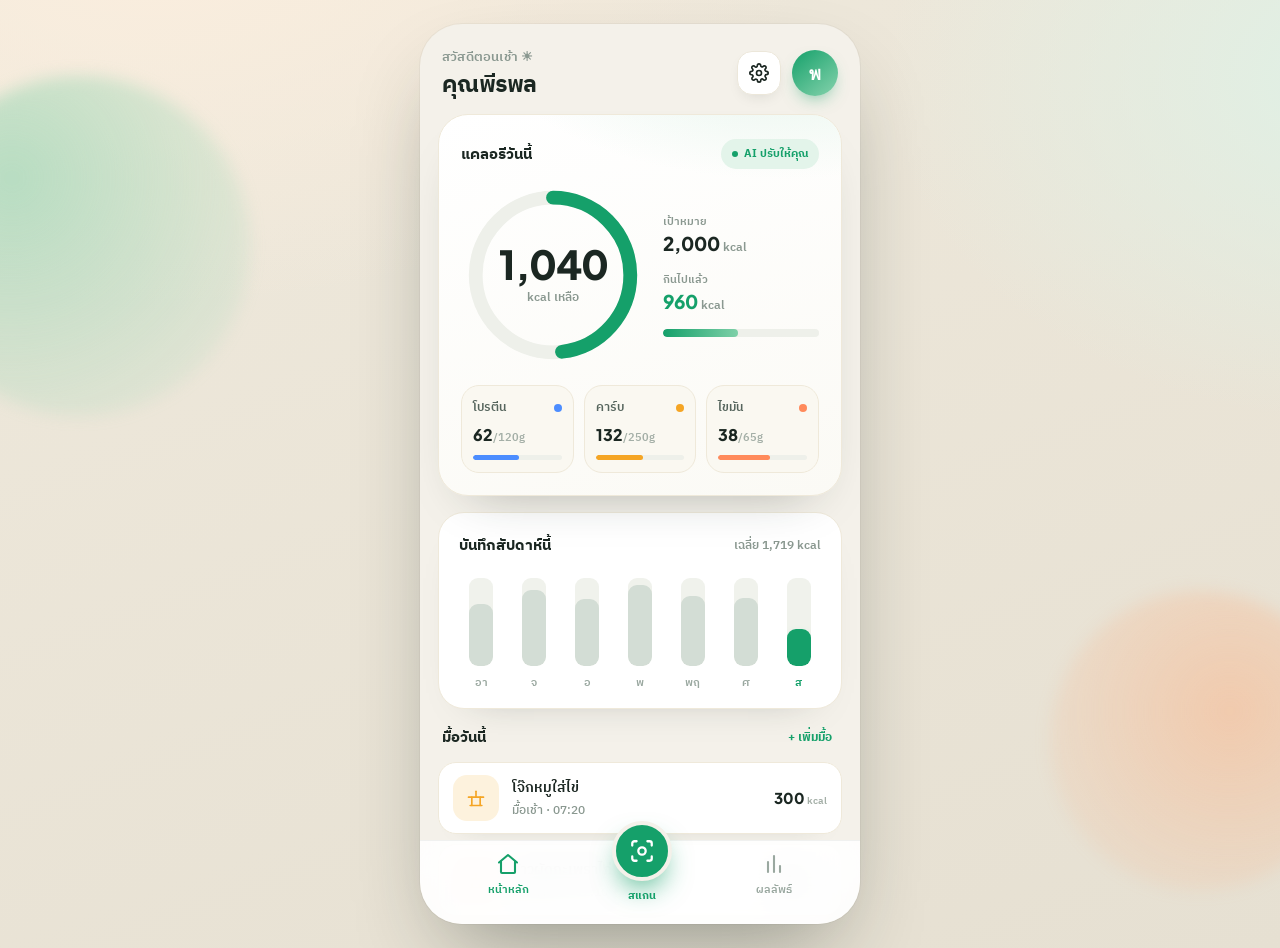
<file: ux-ui/prototype/web/index.html>
<!DOCTYPE html>
<html lang="th">
<head>
<meta charset="utf-8">
<meta name="viewport" content="width=device-width, initial-scale=1">
<title>NutriScan AI</title>
<link rel="preconnect" href="https://fonts.googleapis.com">
<link rel="preconnect" href="https://fonts.gstatic.com" crossorigin>
<link href="https://fonts.googleapis.com/css2?family=Plus+Jakarta+Sans:wght@500;600;700;800&family=IBM+Plex+Sans+Thai:wght@400;500;600;700&display=swap" rel="stylesheet">
<style>
  *{box-sizing:border-box;-webkit-tap-highlight-color:transparent;}
  body{margin:0;background:#e9e4d8;}
  ::-webkit-scrollbar{width:0;height:0;}
  @keyframes ns-scanline{0%{top:6%;opacity:0;}12%{opacity:1;}88%{opacity:1;}100%{top:94%;opacity:0;}}
  @keyframes ns-fadeUp{from{opacity:0;transform:translateY(14px);}to{opacity:1;transform:translateY(0);}}
  @keyframes ns-pop{0%{opacity:0;transform:scale(.92);}60%{transform:scale(1.02);}100%{opacity:1;transform:scale(1);}}
  @keyframes ns-spin{to{transform:rotate(360deg);}}
  @keyframes ns-dots{0%,80%,100%{opacity:.25;transform:scale(.8);}40%{opacity:1;transform:scale(1);}}
  @keyframes ns-float{0%,100%{transform:translateY(0);}50%{transform:translateY(-16px);}}
  @keyframes ns-pulseRing{0%{transform:scale(.85);opacity:.55;}70%{transform:scale(1.25);opacity:0;}100%{opacity:0;}}
  @keyframes ns-shimmer{0%{background-position:-200% 0;}100%{background-position:200% 0;}}
  .ns-screen{animation:ns-fadeUp .5s cubic-bezier(.22,1,.36,1) both;}
  .ns-chip:hover{filter:brightness(1.05);}
</style>
</head>
<body>
<div style="min-height:100vh;display:flex;align-items:center;justify-content:center;padding:24px;font-family:'IBM Plex Sans Thai','Plus Jakarta Sans',sans-serif;background:radial-gradient(1200px 700px at 12% -8%,#fbeede 0%,transparent 55%),radial-gradient(1000px 700px at 108% 8%,#dff1e6 0%,transparent 50%),linear-gradient(160deg,#efe9dc,#e6e0d2);position:relative;overflow:hidden;">

  <div aria-hidden="true" style="position:absolute;width:340px;height:340px;border-radius:50%;left:-90px;top:8%;background:radial-gradient(circle at 30% 30%,rgba(126,208,168,.5),rgba(126,208,168,0));filter:blur(8px);animation:ns-float 9s ease-in-out infinite;"></div>
  <div aria-hidden="true" style="position:absolute;width:300px;height:300px;border-radius:50%;right:-70px;bottom:6%;background:radial-gradient(circle at 60% 40%,rgba(255,170,120,.42),rgba(255,170,120,0));filter:blur(8px);animation:ns-float 11s ease-in-out infinite reverse;"></div>

  <div id="app-root" style="position:relative;width:min(440px,100vw);height:min(900px,100dvh);background:#f4f1ea;border-radius:42px;box-shadow:0 40px 90px -30px rgba(27,39,34,.45),0 0 0 1px rgba(27,39,34,.04);overflow:hidden;--accent:#15a06a;--accent-soft:#e3f4ea;"></div>

</div>

<script>
(() => {
  const FOODS = [
    { name:'ข้าวผัดกะเพราไก่ไข่ดาว',     tag:'จานเดียว · 1 จาน',  kcal:620, protein:28, carbs:68, fat:26, sugar:6,  sodium:980,  confidence:94 },
    { name:'สลัดอกไก่ย่าง',                tag:'เมนูสุขภาพ · 1 ชาม', kcal:330, protein:35, carbs:18, fat:12, sugar:8,  sodium:540,  confidence:91 },
    { name:'ก๋วยเตี๋ยวต้มยำหมูสับ',       tag:'เส้น · 1 ชาม',        kcal:480, protein:22, carbs:64, fat:14, sugar:12, sodium:1240, confidence:96 },
    { name:'ข้าวมันไก่ต้ม',                 tag:'จานเดียว · 1 จาน',  kcal:590, protein:26, carbs:72, fat:22, sugar:4,  sodium:860,  confidence:93 },
    { name:'แซนด์วิชอกไก่โฮลวีต',        tag:'มื้อเบา · 1 ชิ้น',     kcal:410, protein:30, carbs:42, fat:14, sugar:7,  sodium:720,  confidence:90 },
    { name:'ส้มตำไทย',                       tag:'ยำ · 1 จาน',          kcal:180, protein:6,  carbs:30, fat:5,  sugar:18, sodium:1100, confidence:95 },
    { name:'ผัดไทยกุ้งสด',                  tag:'เส้น · 1 จาน',        kcal:560, protein:24, carbs:78, fat:18, sugar:16, sodium:920,  confidence:92 },
    { name:'ข้าวซอยไก่',                    tag:'เส้น · 1 ชาม',        kcal:650, protein:30, carbs:62, fat:32, sugar:8,  sodium:1180, confidence:90 },
    { name:'ต้มยำกุ้งน้ำข้น',                tag:'น้ำ · 1 ถ้วย',         kcal:280, protein:22, carbs:14, fat:16, sugar:6,  sodium:1420, confidence:94 },
    { name:'ลาบหมูคั่วข้าว',                tag:'ยำ · 1 จาน',          kcal:420, protein:32, carbs:18, fat:24, sugar:3,  sodium:980,  confidence:93 },
    { name:'ผัดซีอิ๊วเส้นใหญ่ไก่',        tag:'เส้น · 1 จาน',        kcal:680, protein:26, carbs:82, fat:24, sugar:10, sodium:1340, confidence:91 },
    { name:'ไข่เจียวหมูสับราดข้าว',     tag:'จานเดียว · 1 จาน',  kcal:540, protein:24, carbs:60, fat:24, sugar:3,  sodium:780,  confidence:95 },
    { name:'โจ๊กหมูใส่ไข่',                  tag:'มื้อเบา · 1 ชาม',     kcal:300, protein:18, carbs:42, fat:8,  sugar:2,  sodium:820,  confidence:92 },
    { name:'สุกี้แห้งทะเล',                  tag:'เส้น · 1 จาน',        kcal:520, protein:28, carbs:58, fat:18, sugar:9,  sodium:1260, confidence:90 },
    { name:'ข้าวเหนียวมะม่วง',            tag:'ขนมหวาน · 1 จาน',  kcal:480, protein:6,  carbs:88, fat:12, sugar:54, sodium:120,  confidence:96 },
    { name:'น้ำเต้าหู้หวานน้อย',          tag:'เครื่องดื่ม · 1 แก้ว', kcal:140, protein:8,  carbs:18, fat:4,  sugar:9,  sodium:90,   confidence:89 },
    { name:'ขนมจีนน้ำยากะทิ',              tag:'เส้น · 1 จาน',        kcal:530, protein:20, carbs:64, fat:22, sugar:8,  sodium:1080, confidence:92 },
    { name:'แกงเขียวหวานไก่กับข้าว', tag:'จานเดียว · 1 จาน',  kcal:610, protein:24, carbs:64, fat:28, sugar:9,  sodium:1320, confidence:93 },
    { name:'ไก่ทอดน่องติดสะโพก',        tag:'ของทอด · 2 ชิ้น',     kcal:420, protein:30, carbs:14, fat:26, sugar:1,  sodium:680,  confidence:94 },
    { name:'โยเกิร์ตกรีกใส่ผลไม้',       tag:'มื้อเบา · 1 ถ้วย',     kcal:210, protein:14, carbs:24, fat:6,  sugar:18, sodium:80,   confidence:88 },
  ];

  const ACCENTS = {
    green: ['#15a06a', '#e3f4ea'],
    blue:  ['#2f7df5', '#e7effd'],
    coral: ['#ff7a5c', '#ffeae3'],
  };

  const PREFS_KEY = 'nutriscan.prefs.v1';
  function loadPrefs() {
    try {
      const raw = localStorage.getItem(PREFS_KEY);
      if (!raw) return null;
      const p = JSON.parse(raw);
      const out = {};
      if (typeof p.userName === 'string' && p.userName.trim()) out.userName = p.userName.trim().slice(0, 30);
      if (Number.isFinite(p.dailyGoal)) out.dailyGoal = Math.min(3500, Math.max(1200, Math.round(p.dailyGoal)));
      if (ACCENTS[p.accent]) out.accent = p.accent;
      return out;
    } catch (e) { return null; }
  }
  function savePrefs(s) {
    try {
      localStorage.setItem(PREFS_KEY, JSON.stringify({
        userName:  s.userName,
        dailyGoal: s.dailyGoal,
        accent:    s.accent,
      }));
    } catch (e) {}
  }
  const PREFS = loadPrefs() || {};

  const state = {
    page: 'home',
    scanStage: 'idle',
    activeMode: 'food',
    servings: 1,
    resultFood: FOODS[0],
    consumed: 960,
    pConsumed: 62,
    cConsumed: 132,
    fConsumed: 38,
    accent: PREFS.accent ?? 'green',
    userName: PREFS.userName ?? 'พีรพล',
    dailyGoal: PREFS.dailyGoal ?? 2000,
    settingsDraft: null,
    meals: [
      { meal:'มื้อเช้า',    name:'โจ๊กหมูใส่ไข่',          kcal:300, time:'07:20', color:'#f5a524', tint:'#fdf2dd' },
      { meal:'มื้อกลางวัน', name:'ข้าวผัดกะเพราไก่',        kcal:540, time:'12:10', color:'#ff8a5b', tint:'#ffeae0' },
      { meal:'ของว่าง',    name:'นมถั่วเหลืองหวานน้อย', kcal:120, time:'15:30', color:'#4c8dff', tint:'#e6efff' },
    ],
  };

  let scanTimer = null;
  const root = document.getElementById('app-root');
  const nf = (n) => n.toLocaleString('en-US');
  const esc = (s) => String(s).replace(/[&<>"']/g, (c) => ({'&':'&amp;','<':'&lt;','>':'&gt;','"':'&quot;',"'":'&#39;'}[c]));

  function setState(patch) {
    const prev = { accent:state.accent, userName:state.userName, dailyGoal:state.dailyGoal };
    Object.assign(state, typeof patch === 'function' ? patch(state) : patch);
    if (prev.accent !== state.accent || prev.userName !== state.userName || prev.dailyGoal !== state.dailyGoal) {
      savePrefs(state);
    }
    render();
  }

  function go(page) {
    if (page === 'scan' && scanTimer) { clearTimeout(scanTimer); scanTimer = null; }
    if (page === 'settings') {
      setState({ page, settingsDraft:{ userName:state.userName, dailyGoal:state.dailyGoal, accent:state.accent } });
      return;
    }
    setState({ page, scanStage:'idle' });
  }
  function setMode(key)     { setState({ activeMode: key }); }
  function changeServing(d) {
    const s = Math.min(3, Math.max(0.5, Math.round((state.servings + d) * 2) / 2));
    setState({ servings: s });
  }
  function onCapture() {
    if (state.scanStage === 'analyzing') return;
    setState({ scanStage:'analyzing' });
    scanTimer = setTimeout(() => {
      scanTimer = null;
      if (state.page !== 'scan') return;
      const f = FOODS[Math.floor(Math.random() * FOODS.length)];
      setState({ scanStage:'idle', resultFood:f, servings:1, page:'result' });
    }, 1900);
  }
  function saveResult() {
    const f = state.resultFood, s = state.servings;
    const kcal = Math.round(f.kcal * s);
    const meal = { meal:'เพิ่มล่าสุด', name:f.name, kcal, time:'เมื่อสักครู่', color:'#15a06a', tint:'#e3f4ea' };
    setState((st) => ({
      meals: [meal, ...st.meals],
      consumed:  st.consumed  + kcal,
      pConsumed: st.pConsumed + Math.round(f.protein * s),
      cConsumed: st.cConsumed + Math.round(f.carbs   * s),
      fConsumed: st.fConsumed + Math.round(f.fat     * s),
      page:'home',
      scanStage:'idle',
    }));
  }
  function setAccent(name) { setState({ accent:name }); }

  function updateDraft(field, val) {
    if (!state.settingsDraft) return;
    const d = { ...state.settingsDraft };
    if (field === 'userName')  d.userName  = String(val).slice(0, 30);
    if (field === 'dailyGoal') d.dailyGoal = Math.min(3500, Math.max(1200, parseInt(val, 10) || 0));
    if (field === 'accent' && ACCENTS[val]) d.accent = val;
    setState({ settingsDraft:d });
  }
  function saveSettings() {
    const d = state.settingsDraft;
    if (!d) return;
    const name = (d.userName || '').trim() || 'ผู้ใช้';
    setState({
      userName:  name,
      dailyGoal: d.dailyGoal,
      accent:    d.accent,
      settingsDraft:null,
      page:'home',
    });
  }
  function cancelSettings() { setState({ settingsDraft:null, page:'home' }); }
  function resetPrefs() {
    try { localStorage.removeItem(PREFS_KEY); } catch (e) {}
    setState({ userName:'พีรพล', dailyGoal:2000, accent:'green', settingsDraft:{ userName:'พีรพล', dailyGoal:2000, accent:'green' } });
  }

  window.__ns = { go, setMode, onCapture, changeServing, saveResult, setAccent, updateDraft, saveSettings, cancelSettings, resetPrefs };

  // ---------- HOME ----------
  function renderHome(v) {
    const macrosHtml = v.macros.map((m) => `
      <div style="background:#faf8f1;border:1px solid #efe9da;border-radius:18px;padding:12px 11px;">
        <div style="display:flex;align-items:center;justify-content:space-between;">
          <span style="font:600 12px 'IBM Plex Sans Thai';color:#56655d;">${esc(m.label)}</span>
          <span style="width:8px;height:8px;border-radius:50%;background:${m.color};"></span>
        </div>
        <div style="font:800 16px 'Plus Jakarta Sans';color:#1b2722;margin-top:7px;">${m.v}<span style="font:600 11px 'IBM Plex Sans Thai';color:#a4afa7;">/${m.g}${m.unit}</span></div>
        <div style="height:5px;border-radius:4px;background:#eef0ea;margin-top:8px;overflow:hidden;">
          <div style="height:100%;border-radius:4px;background:${m.color};width:${m.pct}%;transition:width 1.1s ease;"></div>
        </div>
      </div>`).join('');

    const weekHtml = v.week.map((d) => `
      <div style="flex:1;display:flex;flex-direction:column;align-items:center;gap:8px;height:100%;justify-content:flex-end;">
        <div style="width:100%;max-width:24px;height:88px;border-radius:9px;background:#f0f2ec;display:flex;align-items:flex-end;overflow:hidden;">
          <div style="width:100%;border-radius:9px;height:${d.h};background:${d.fill};transition:height 1s cubic-bezier(.22,1,.36,1);box-shadow:${d.glow};"></div>
        </div>
        <span style="font:600 11px 'IBM Plex Sans Thai';color:${d.labelColor};">${esc(d.d)}</span>
      </div>`).join('');

    const mealsHtml = v.meals.map((meal) => `
      <div style="display:flex;align-items:center;gap:13px;background:#fff;border:1px solid #efe9da;border-radius:18px;padding:12px 14px;box-shadow:0 12px 28px -28px rgba(27,39,34,.4);">
        <div style="width:46px;height:46px;border-radius:14px;flex:none;background:${meal.tint};display:flex;align-items:center;justify-content:center;">
          <svg width="20" height="20" viewBox="0 0 24 24" fill="none" stroke="${meal.color}" stroke-width="2" stroke-linecap="round" stroke-linejoin="round"><path d="M3 11h18"></path><path d="M12 11V4"></path><path d="M7 21V11"></path><path d="M17 21V11"></path><path d="M5 21h14"></path></svg>
        </div>
        <div style="flex:1;min-width:0;">
          <div style="font:600 14px 'IBM Plex Sans Thai';color:#1b2722;white-space:nowrap;overflow:hidden;text-overflow:ellipsis;">${esc(meal.name)}</div>
          <div style="font:500 12px 'IBM Plex Sans Thai';color:#8a9890;margin-top:2px;">${esc(meal.meal)} · ${esc(meal.time)}</div>
        </div>
        <div style="font:800 15px 'Plus Jakarta Sans';color:#1b2722;">${meal.kcal}<span style="font:600 10px 'IBM Plex Sans Thai';color:#a4afa7;"> kcal</span></div>
      </div>`).join('');

    const bodyHtml = v.body.map((b) => `
      <div style="background:rgba(255,255,255,.06);border:1px solid rgba(255,255,255,.08);border-radius:15px;padding:11px 10px;">
        <div style="font:800 16px 'Plus Jakarta Sans';color:#fff;">${esc(b.v)}</div>
        <div style="font:500 10.5px 'IBM Plex Sans Thai';color:#aebfb4;margin-top:3px;">${esc(b.k)}</div>
      </div>`).join('');

    return `
    <section class="ns-screen" style="height:100%;overflow-y:auto;padding:0 0 116px;">
      <header style="display:flex;align-items:center;justify-content:space-between;padding:26px 22px 10px;">
        <div>
          <div style="font:600 13px/1.2 'IBM Plex Sans Thai';color:#8a9890;letter-spacing:.2px;">${esc(v.greeting)}</div>
          <div style="font:800 23px/1.15 'Plus Jakarta Sans','IBM Plex Sans Thai';color:#1b2722;margin-top:4px;white-space:nowrap;">คุณ${esc(v.userName)}</div>
        </div>
        <div style="display:flex;align-items:center;gap:11px;">
          <button title="ตั้งค่า" onclick="__ns.go('settings')" style="width:44px;height:44px;border-radius:15px;background:#fff;border:1px solid #ece7da;display:flex;align-items:center;justify-content:center;box-shadow:0 6px 16px -8px rgba(27,39,34,.18);cursor:pointer;">
            <svg width="20" height="20" viewBox="0 0 24 24" fill="none" stroke="#1b2722" stroke-width="2" stroke-linecap="round" stroke-linejoin="round"><circle cx="12" cy="12" r="3"></circle><path d="M19.4 15a1.7 1.7 0 0 0 .3 1.8l.1.1a2 2 0 1 1-2.8 2.8l-.1-.1a1.7 1.7 0 0 0-1.8-.3 1.7 1.7 0 0 0-1 1.5V21a2 2 0 0 1-4 0v-.1a1.7 1.7 0 0 0-1.1-1.5 1.7 1.7 0 0 0-1.8.3l-.1.1a2 2 0 1 1-2.8-2.8l.1-.1a1.7 1.7 0 0 0 .3-1.8 1.7 1.7 0 0 0-1.5-1H3a2 2 0 0 1 0-4h.1a1.7 1.7 0 0 0 1.5-1.1 1.7 1.7 0 0 0-.3-1.8l-.1-.1a2 2 0 1 1 2.8-2.8l.1.1a1.7 1.7 0 0 0 1.8.3H9a1.7 1.7 0 0 0 1-1.5V3a2 2 0 0 1 4 0v.1a1.7 1.7 0 0 0 1 1.5 1.7 1.7 0 0 0 1.8-.3l.1-.1a2 2 0 1 1 2.8 2.8l-.1.1a1.7 1.7 0 0 0-.3 1.8V9a1.7 1.7 0 0 0 1.5 1H21a2 2 0 0 1 0 4h-.1a1.7 1.7 0 0 0-1.5 1z"></path></svg>
          </button>
          <div style="width:46px;height:46px;border-radius:50%;display:flex;align-items:center;justify-content:center;font:800 18px 'Plus Jakarta Sans';color:#fff;background:linear-gradient(140deg,var(--accent),#86d3ad);box-shadow:0 8px 18px -8px rgba(21,160,106,.7);">${esc(v.initial)}</div>
        </div>
      </header>

      <div style="margin:8px 18px 0;background:linear-gradient(165deg,#ffffff,#fbfaf5);border:1px solid #efe9da;border-radius:30px;padding:24px 22px 22px;box-shadow:0 24px 50px -34px rgba(27,39,34,.4);position:relative;overflow:hidden;">
        <div style="position:absolute;inset:0;background:radial-gradient(420px 200px at 85% -20%,var(--accent-soft),transparent 70%);pointer-events:none;"></div>
        <div style="display:flex;align-items:center;justify-content:space-between;position:relative;">
          <div style="font:700 15px 'IBM Plex Sans Thai';color:#1b2722;">แคลอรีวันนี้</div>
          <div style="display:flex;align-items:center;gap:6px;background:var(--accent-soft);color:var(--accent);font:700 11px 'IBM Plex Sans Thai';padding:6px 11px;border-radius:999px;"><span style="width:6px;height:6px;border-radius:50%;background:var(--accent);"></span>AI ปรับให้คุณ</div>
        </div>

        <div style="display:flex;align-items:center;gap:18px;margin-top:14px;position:relative;">
          <div style="position:relative;width:184px;height:184px;flex:none;">
            <svg width="184" height="184" viewBox="0 0 200 200">
              <circle cx="100" cy="100" r="84" fill="none" stroke="#eef0ea" stroke-width="15"></circle>
              <circle cx="100" cy="100" r="84" fill="none" stroke="var(--accent)" stroke-width="15" stroke-linecap="round" stroke-dasharray="528" style="stroke-dashoffset:${v.ringOffset};transition:stroke-dashoffset 1.4s cubic-bezier(.22,1,.36,1);transform:rotate(-90deg);transform-origin:center;"></circle>
            </svg>
            <div style="position:absolute;inset:0;display:flex;flex-direction:column;align-items:center;justify-content:center;">
              <div style="font:800 40px/1 'Plus Jakarta Sans';color:#1b2722;letter-spacing:-1px;">${v.remaining}</div>
              <div style="font:600 12px 'IBM Plex Sans Thai';color:#8a9890;margin-top:4px;">kcal เหลือ</div>
            </div>
          </div>
          <div style="flex:1;display:flex;flex-direction:column;gap:14px;">
            <div>
              <div style="font:600 11px 'IBM Plex Sans Thai';color:#8a9890;">เป้าหมาย</div>
              <div style="font:800 19px 'Plus Jakarta Sans';color:#1b2722;">${v.goalLabel} <span style="font:600 12px 'IBM Plex Sans Thai';color:#8a9890;">kcal</span></div>
            </div>
            <div>
              <div style="font:600 11px 'IBM Plex Sans Thai';color:#8a9890;">กินไปแล้ว</div>
              <div style="font:800 19px 'Plus Jakarta Sans';color:var(--accent);">${v.consumedLabel} <span style="font:600 12px 'IBM Plex Sans Thai';color:#8a9890;">kcal</span></div>
            </div>
            <div style="height:8px;border-radius:6px;background:#eef0ea;overflow:hidden;">
              <div style="height:100%;border-radius:6px;background:linear-gradient(90deg,var(--accent),#7ed0a8);width:${v.consumedPct}%;transition:width 1.2s cubic-bezier(.22,1,.36,1);"></div>
            </div>
          </div>
        </div>

        <div style="display:grid;grid-template-columns:1fr 1fr 1fr;gap:10px;margin-top:18px;position:relative;">
          ${macrosHtml}
        </div>
      </div>

      <div style="margin:16px 18px 0;background:#fff;border:1px solid #efe9da;border-radius:26px;padding:20px 20px 16px;box-shadow:0 18px 40px -34px rgba(27,39,34,.35);">
        <div style="display:flex;align-items:center;justify-content:space-between;">
          <div style="font:700 15px 'IBM Plex Sans Thai';color:#1b2722;">บันทึกสัปดาห์นี้</div>
          <div style="font:600 12px 'IBM Plex Sans Thai';color:#8a9890;">เฉลี่ย ${v.weekAvg} kcal</div>
        </div>
        <div style="display:flex;align-items:flex-end;justify-content:space-between;gap:8px;height:118px;margin-top:16px;">
          ${weekHtml}
        </div>
      </div>

      <div style="margin:16px 18px 0;">
        <div style="display:flex;align-items:center;justify-content:space-between;padding:0 4px 12px;">
          <div style="font:700 15px 'IBM Plex Sans Thai';color:#1b2722;">มื้อวันนี้</div>
          <button onclick="__ns.go('scan')" style="background:none;border:none;font:700 12px 'IBM Plex Sans Thai';color:var(--accent);cursor:pointer;">+ เพิ่มมื้อ</button>
        </div>
        <div style="display:flex;flex-direction:column;gap:10px;">
          ${mealsHtml}
        </div>
      </div>

      <div style="margin:16px 18px 0;background:linear-gradient(150deg,#1f2b24,#2c3a30);border-radius:26px;padding:20px;color:#fff;box-shadow:0 22px 46px -30px rgba(27,39,34,.7);position:relative;overflow:hidden;">
        <div style="position:absolute;right:-30px;top:-30px;width:150px;height:150px;border-radius:50%;background:radial-gradient(circle,rgba(126,208,168,.35),transparent 70%);"></div>
        <div style="display:flex;align-items:center;justify-content:space-between;position:relative;">
          <div>
            <div style="font:600 12px 'IBM Plex Sans Thai';color:#aebfb4;">เป้าหมายของคุณ</div>
            <div style="font:800 19px 'Plus Jakarta Sans','IBM Plex Sans Thai';margin-top:3px;">ลดน้ำหนัก · -0.5 กก./สัปดาห์</div>
          </div>
          <div style="background:rgba(126,208,168,.18);color:#9fe3bf;font:700 11px 'IBM Plex Sans Thai';padding:7px 12px;border-radius:999px;">กำลังไปได้สวย</div>
        </div>
        <div style="display:grid;grid-template-columns:repeat(4,1fr);gap:10px;margin-top:18px;position:relative;">
          ${bodyHtml}
        </div>
        <div style="display:flex;align-items:center;gap:8px;margin-top:14px;font:500 11.5px 'IBM Plex Sans Thai';color:#9fe3bf;position:relative;">
          <span style="width:6px;height:6px;border-radius:50%;background:#9fe3bf;"></span>AI คำนวณ TDEE จากร่างกายของคุณแล้วตั้งเป้าให้อัตโนมัติ
        </div>
      </div>
    </section>`;
  }

  // ---------- SCAN ----------
  function renderScan(v) {
    const modesHtml = v.modes.map((m) => `
      <button class="ns-chip" onclick="__ns.setMode('${m.key}')" style="white-space:nowrap;display:flex;align-items:center;justify-content:center;gap:7px;padding:10px 16px;border-radius:999px;border:1px solid ${m.border};background:${m.bg};color:${m.fg};font:600 12.5px 'IBM Plex Sans Thai';cursor:pointer;transition:all .2s;">
        <span style="width:7px;height:7px;border-radius:50%;background:${m.dot};"></span>${esc(m.label)}
      </button>`).join('');

    const scanningOverlay = v.scanning ? `
      <div style="position:absolute;inset:0;background:rgba(17,24,20,.82);backdrop-filter:blur(3px);display:flex;flex-direction:column;align-items:center;justify-content:center;gap:18px;">
        <div style="position:relative;width:74px;height:74px;">
          <div style="position:absolute;inset:0;border-radius:50%;border:3px solid rgba(159,227,191,.25);"></div>
          <div style="position:absolute;inset:0;border-radius:50%;border:3px solid transparent;border-top-color:#9fe3bf;animation:ns-spin .9s linear infinite;"></div>
          <div style="position:absolute;inset:14px;border-radius:50%;background:var(--accent);opacity:.5;animation:ns-pulseRing 1.6s ease-out infinite;"></div>
          <div style="position:absolute;inset:0;display:flex;align-items:center;justify-content:center;font:800 13px 'Plus Jakarta Sans';color:#9fe3bf;">AI</div>
        </div>
        <div style="text-align:center;">
          <div style="font:700 15px 'IBM Plex Sans Thai';color:#fff;">AI กำลังวิเคราะห์โภชนาการ</div>
          <div style="display:flex;gap:5px;justify-content:center;margin-top:9px;">
            <span style="width:7px;height:7px;border-radius:50%;background:#9fe3bf;animation:ns-dots 1.3s infinite;"></span>
            <span style="width:7px;height:7px;border-radius:50%;background:#9fe3bf;animation:ns-dots 1.3s .2s infinite;"></span>
            <span style="width:7px;height:7px;border-radius:50%;background:#9fe3bf;animation:ns-dots 1.3s .4s infinite;"></span>
          </div>
        </div>
      </div>` : '';

    return `
    <section class="ns-screen" style="height:100%;background:linear-gradient(180deg,#1b2420,#222e27);overflow:hidden;position:relative;display:flex;flex-direction:column;padding-bottom:108px;">
      <header style="display:flex;align-items:center;justify-content:space-between;padding:24px 22px 6px;position:relative;z-index:3;">
        <div style="display:flex;align-items:center;gap:9px;">
          <div style="width:34px;height:34px;border-radius:11px;background:var(--accent);display:flex;align-items:center;justify-content:center;font:800 13px 'Plus Jakarta Sans';color:#fff;">N</div>
          <div style="font:800 16px 'Plus Jakarta Sans','IBM Plex Sans Thai';color:#fff;">NutriScan <span style="color:#9fe3bf;">AI</span></div>
        </div>
        <button onclick="__ns.go('home')" style="width:38px;height:38px;border-radius:12px;background:rgba(255,255,255,.1);border:none;display:flex;align-items:center;justify-content:center;cursor:pointer;">
          <svg width="18" height="18" viewBox="0 0 24 24" fill="none" stroke="#fff" stroke-width="2.2" stroke-linecap="round"><path d="M18 6 6 18M6 6l12 12"></path></svg>
        </button>
      </header>

      <div style="text-align:center;padding:6px 24px 0;position:relative;z-index:3;">
        <div style="font:700 18px 'IBM Plex Sans Thai';color:#fff;">${esc(v.modeTitle)}</div>
        <div style="font:500 12.5px 'IBM Plex Sans Thai';color:#9aa8a0;margin-top:4px;">${esc(v.modeHint)}</div>
      </div>

      <div style="margin:18px 26px 0;flex:1;min-height:84px;border-radius:28px;position:relative;overflow:hidden;background:repeating-linear-gradient(45deg,#27332c,#27332c 12px,#222e27 12px,#222e27 24px);">
        <div style="position:absolute;inset:0;display:flex;align-items:center;justify-content:center;flex-direction:column;gap:8px;">
          <svg width="40" height="40" viewBox="0 0 24 24" fill="none" stroke="#56655d" stroke-width="1.6" stroke-linecap="round" stroke-linejoin="round"><path d="M14.5 4h-5L8 6H4a2 2 0 0 0-2 2v10a2 2 0 0 0 2 2h16a2 2 0 0 0 2-2V8a2 2 0 0 0-2-2h-4l-1.5-2Z"></path><circle cx="12" cy="13" r="3.5"></circle></svg>
          <span style="font:600 11px 'Plus Jakarta Sans';color:#56655d;letter-spacing:.5px;">CAMERA FEED</span>
        </div>
        <div style="position:absolute;left:18px;top:18px;width:34px;height:34px;border-left:3px solid #9fe3bf;border-top:3px solid #9fe3bf;border-radius:6px 0 0 0;"></div>
        <div style="position:absolute;right:18px;top:18px;width:34px;height:34px;border-right:3px solid #9fe3bf;border-top:3px solid #9fe3bf;border-radius:0 6px 0 0;"></div>
        <div style="position:absolute;left:18px;bottom:18px;width:34px;height:34px;border-left:3px solid #9fe3bf;border-bottom:3px solid #9fe3bf;border-radius:0 0 0 6px;"></div>
        <div style="position:absolute;right:18px;bottom:18px;width:34px;height:34px;border-right:3px solid #9fe3bf;border-bottom:3px solid #9fe3bf;border-radius:0 0 6px 0;"></div>
        <div style="position:absolute;left:8%;right:8%;top:6%;height:3px;border-radius:3px;background:linear-gradient(90deg,transparent,#9fe3bf,transparent);box-shadow:0 0 20px 5px rgba(159,227,191,.55);animation:ns-scanline 2.4s ease-in-out infinite;"></div>
        ${scanningOverlay}
      </div>

      <div style="display:grid;grid-template-columns:1fr 1fr;gap:9px;padding:16px 26px 0;position:relative;z-index:3;flex:none;">
        ${modesHtml}
      </div>

      <div style="display:flex;align-items:center;justify-content:center;gap:30px;z-index:3;margin:18px 26px 0;flex:none;">
        <div style="width:46px;height:46px;border-radius:14px;background:rgba(255,255,255,.08);border:1px solid rgba(255,255,255,.12);display:flex;align-items:center;justify-content:center;">
          <svg width="20" height="20" viewBox="0 0 24 24" fill="none" stroke="#cdd6cf" stroke-width="1.8" stroke-linecap="round" stroke-linejoin="round"><rect x="3" y="3" width="18" height="18" rx="3"></rect><circle cx="8.5" cy="8.5" r="1.6"></circle><path d="m21 15-5-5L5 21"></path></svg>
        </div>
        <button onclick="__ns.onCapture()" style="width:72px;height:72px;border-radius:50%;border:5px solid rgba(255,255,255,.22);background:var(--accent);box-shadow:0 14px 34px -12px rgba(21,160,106,.9);cursor:pointer;display:flex;align-items:center;justify-content:center;">
          <span style="width:52px;height:52px;border-radius:50%;border:2px solid rgba(255,255,255,.6);"></span>
        </button>
        <div style="width:46px;height:46px;border-radius:14px;background:rgba(255,255,255,.08);border:1px solid rgba(255,255,255,.12);display:flex;align-items:center;justify-content:center;">
          <svg width="20" height="20" viewBox="0 0 24 24" fill="none" stroke="#cdd6cf" stroke-width="1.8" stroke-linecap="round" stroke-linejoin="round"><path d="M3 7V5a2 2 0 0 1 2-2h2M17 3h2a2 2 0 0 1 2 2v2M21 17v2a2 2 0 0 1-2 2h-2M7 21H5a2 2 0 0 1-2-2v-2"></path></svg>
        </div>
      </div>
    </section>`;
  }

  // ---------- RESULT ----------
  function renderResult(v) {
    const nutHtml = v.nutrients.map((n) => `
      <div style="padding:13px 0;border-bottom:1px solid #f1ede1;">
        <div style="display:flex;align-items:center;justify-content:space-between;">
          <div style="display:flex;align-items:center;gap:10px;">
            <span style="width:10px;height:10px;border-radius:3px;background:${n.color};"></span>
            <span style="font:600 13.5px 'IBM Plex Sans Thai';color:#1b2722;">${esc(n.label)}</span>
          </div>
          <div style="font:800 15px 'Plus Jakarta Sans';color:#1b2722;">${n.value}<span style="font:600 11px 'IBM Plex Sans Thai';color:#a4afa7;"> ${esc(n.unit)}</span></div>
        </div>
        <div style="display:flex;align-items:center;gap:10px;margin-top:9px;">
          <div style="flex:1;height:6px;border-radius:5px;background:#f0f2ec;overflow:hidden;">
            <div style="height:100%;border-radius:5px;background:${n.color};width:${n.pct}%;transition:width 1s ease;"></div>
          </div>
          <span style="font:600 11px 'IBM Plex Sans Thai';color:#8a9890;white-space:nowrap;">${n.pct}% ต่อวัน</span>
        </div>
      </div>`).join('');

    return `
    <section class="ns-screen" style="height:100%;overflow-y:auto;padding:0 0 120px;">
      <header style="display:flex;align-items:center;justify-content:space-between;padding:24px 22px 8px;">
        <button onclick="__ns.go('scan')" style="width:42px;height:42px;border-radius:14px;background:#fff;border:1px solid #ece7da;display:flex;align-items:center;justify-content:center;cursor:pointer;box-shadow:0 6px 16px -10px rgba(27,39,34,.3);">
          <svg width="18" height="18" viewBox="0 0 24 24" fill="none" stroke="#1b2722" stroke-width="2.2" stroke-linecap="round" stroke-linejoin="round"><path d="m15 18-6-6 6-6"></path></svg>
        </button>
        <div style="font:700 15px 'IBM Plex Sans Thai';color:#1b2722;white-space:nowrap;">ผลการวิเคราะห์</div>
        <div style="display:flex;align-items:center;gap:6px;background:var(--accent-soft);color:var(--accent);font:800 11px 'Plus Jakarta Sans';padding:8px 11px;border-radius:999px;white-space:nowrap;">AI ${v.confidence}%</div>
      </header>

      <div style="margin:8px 18px 0;border-radius:28px;overflow:hidden;background:#fff;border:1px solid #efe9da;box-shadow:0 24px 50px -34px rgba(27,39,34,.45);">
        <div style="height:158px;position:relative;background:repeating-linear-gradient(45deg,#eee7d6,#eee7d6 13px,#f6f1e4 13px,#f6f1e4 26px);display:flex;align-items:center;justify-content:center;">
          <span style="font:600 11px 'Plus Jakarta Sans';color:#b3aa93;letter-spacing:.5px;">FOOD PHOTO</span>
          <div style="position:absolute;left:14px;top:14px;display:flex;align-items:center;gap:6px;background:rgba(27,39,34,.82);color:#9fe3bf;font:600 11px 'IBM Plex Sans Thai';padding:7px 11px;border-radius:999px;backdrop-filter:blur(4px);"><span style="width:6px;height:6px;border-radius:50%;background:#9fe3bf;"></span>ตรวจพบแล้ว</div>
        </div>
        <div style="padding:16px 18px;">
          <div style="display:flex;align-items:flex-start;justify-content:space-between;gap:10px;">
            <div>
              <div style="font:700 19px 'IBM Plex Sans Thai';color:#1b2722;">${esc(v.food.name)}</div>
              <div style="display:inline-block;margin-top:8px;font:600 11px 'IBM Plex Sans Thai';color:#8a9890;background:#f4f1ea;padding:5px 11px;border-radius:999px;">${esc(v.food.tag)}</div>
            </div>
          </div>
          <div style="margin-top:16px;display:flex;align-items:center;justify-content:space-between;background:linear-gradient(150deg,var(--accent-soft),#fbfaf5);border-radius:20px;padding:16px 18px;">
            <div>
              <div style="font:600 12px 'IBM Plex Sans Thai';color:#56655d;">พลังงานรวม</div>
              <div style="font:800 38px/1 'Plus Jakarta Sans';color:#1b2722;letter-spacing:-1px;margin-top:4px;">${v.resultKcal} <span style="font:700 16px 'Plus Jakarta Sans';color:var(--accent);">kcal</span></div>
            </div>
            <div style="text-align:right;">
              <div style="font:600 11px 'IBM Plex Sans Thai';color:#56655d;">ของเป้าหมาย</div>
              <div style="font:800 24px 'Plus Jakarta Sans';color:var(--accent);">${v.goalSharePct}%</div>
            </div>
          </div>
        </div>
      </div>

      <div style="margin:14px 18px 0;display:flex;align-items:center;justify-content:space-between;background:#fff;border:1px solid #efe9da;border-radius:20px;padding:14px 16px;">
        <div>
          <div style="font:600 14px 'IBM Plex Sans Thai';color:#1b2722;">ปริมาณที่ทาน</div>
          <div style="font:500 12px 'IBM Plex Sans Thai';color:#8a9890;margin-top:2px;">หน่วยบริโภค</div>
        </div>
        <div style="display:flex;align-items:center;gap:14px;">
          <button onclick="__ns.changeServing(-0.5)" style="width:38px;height:38px;border-radius:12px;border:1px solid #e2ddcf;background:#faf8f1;font:700 20px 'Plus Jakarta Sans';color:#1b2722;cursor:pointer;line-height:1;">−</button>
          <div style="font:800 18px 'Plus Jakarta Sans';color:#1b2722;min-width:34px;text-align:center;">${v.servingLabel}</div>
          <button onclick="__ns.changeServing(0.5)" style="width:38px;height:38px;border-radius:12px;border:none;background:var(--accent);font:700 20px 'Plus Jakarta Sans';color:#fff;cursor:pointer;line-height:1;">+</button>
        </div>
      </div>

      <div style="margin:14px 18px 0;background:#fff;border:1px solid #efe9da;border-radius:24px;padding:18px;box-shadow:0 18px 40px -36px rgba(27,39,34,.4);">
        <div style="font:700 15px 'IBM Plex Sans Thai';color:#1b2722;margin-bottom:6px;">สารอาหารต่อมื้อ</div>
        ${nutHtml}
        <div style="display:flex;align-items:center;gap:8px;margin-top:13px;font:500 11.5px 'IBM Plex Sans Thai';color:var(--accent);">
          <span style="width:6px;height:6px;border-radius:50%;background:var(--accent);"></span>คำนวณโดย AI เทียบกับปริมาณแนะนำต่อวันของคุณ
        </div>
      </div>

      <div style="margin:18px 18px 0;display:flex;gap:11px;">
        <button onclick="__ns.go('scan')" style="flex:none;width:54px;height:54px;border-radius:17px;border:1px solid #e2ddcf;background:#fff;display:flex;align-items:center;justify-content:center;cursor:pointer;">
          <svg width="22" height="22" viewBox="0 0 24 24" fill="none" stroke="#1b2722" stroke-width="2" stroke-linecap="round" stroke-linejoin="round"><path d="M3 12a9 9 0 0 1 15-6.7L21 8"></path><path d="M21 3v5h-5"></path><path d="M21 12a9 9 0 0 1-15 6.7L3 16"></path><path d="M3 21v-5h5"></path></svg>
        </button>
        <button onclick="__ns.saveResult()" style="flex:1;height:54px;border-radius:17px;border:none;background:var(--accent);color:#fff;font:700 15px 'IBM Plex Sans Thai';cursor:pointer;box-shadow:0 14px 30px -12px rgba(21,160,106,.8);display:flex;align-items:center;justify-content:center;gap:8px;">
          <svg width="19" height="19" viewBox="0 0 24 24" fill="none" stroke="#fff" stroke-width="2.4" stroke-linecap="round" stroke-linejoin="round"><path d="M20 6 9 17l-5-5"></path></svg>บันทึกลงไดอารี่
        </button>
      </div>
    </section>`;
  }

  // ---------- SETTINGS ----------
  function renderSettings(v) {
    const d = v.draft;
    const swatchHtml = ['green','blue','coral'].map((name) => {
      const [c, cs] = ACCENTS[name];
      const on = d.accent === name;
      const label = { green:'เขียวสด', blue:'ฟ้าใส', coral:'คอรัล' }[name];
      return `
        <button onclick="__ns.updateDraft('accent','${name}')" style="flex:1;min-width:0;display:flex;flex-direction:column;align-items:center;gap:8px;padding:14px 8px;border-radius:18px;border:2px solid ${on ? c : '#efe9da'};background:${on ? cs : '#fff'};cursor:pointer;transition:all .2s;">
          <span style="width:36px;height:36px;border-radius:50%;background:linear-gradient(140deg,${c},#86d3ad00 140%),${c};box-shadow:0 6px 14px -6px ${c};display:flex;align-items:center;justify-content:center;">
            ${on ? '<svg width="16" height="16" viewBox="0 0 24 24" fill="none" stroke="#fff" stroke-width="3" stroke-linecap="round" stroke-linejoin="round"><path d="M20 6 9 17l-5-5"></path></svg>' : ''}
          </span>
          <span style="font:700 12px 'IBM Plex Sans Thai';color:${on ? c : '#1b2722'};">${label}</span>
        </button>`;
    }).join('');

    return `
    <section class="ns-screen" style="height:100%;overflow-y:auto;padding:0 0 120px;">
      <header style="display:flex;align-items:center;justify-content:space-between;padding:24px 22px 8px;">
        <button onclick="__ns.cancelSettings()" style="width:42px;height:42px;border-radius:14px;background:#fff;border:1px solid #ece7da;display:flex;align-items:center;justify-content:center;cursor:pointer;box-shadow:0 6px 16px -10px rgba(27,39,34,.3);">
          <svg width="18" height="18" viewBox="0 0 24 24" fill="none" stroke="#1b2722" stroke-width="2.2" stroke-linecap="round" stroke-linejoin="round"><path d="m15 18-6-6 6-6"></path></svg>
        </button>
        <div style="font:700 15px 'IBM Plex Sans Thai';color:#1b2722;">ตั้งค่า</div>
        <div style="width:42px;"></div>
      </header>

      <div style="margin:8px 18px 0;background:#fff;border:1px solid #efe9da;border-radius:24px;padding:20px;box-shadow:0 18px 40px -36px rgba(27,39,34,.4);">
        <div style="font:700 14px 'IBM Plex Sans Thai';color:#1b2722;margin-bottom:14px;">ข้อมูลผู้ใช้</div>
        <label style="display:block;font:600 12px 'IBM Plex Sans Thai';color:#56655d;margin-bottom:6px;">ชื่อที่แสดง</label>
        <input id="ns-input-name" type="text" value="${esc(d.userName)}" maxlength="30" oninput="__ns.updateDraft('userName', this.value)" style="width:100%;padding:13px 14px;border-radius:14px;border:1px solid #e2ddcf;background:#faf8f1;font:600 14px 'IBM Plex Sans Thai';color:#1b2722;outline:none;">

        <label style="display:block;font:600 12px 'IBM Plex Sans Thai';color:#56655d;margin:18px 0 6px;">เป้าหมายแคลอรีต่อวัน (1200–3500)</label>
        <div style="display:flex;align-items:center;gap:12px;">
          <input id="ns-input-goal" type="number" min="1200" max="3500" step="50" value="${d.dailyGoal}" oninput="__ns.updateDraft('dailyGoal', this.value)" style="flex:none;width:110px;padding:13px 14px;border-radius:14px;border:1px solid #e2ddcf;background:#faf8f1;font:700 16px 'Plus Jakarta Sans';color:#1b2722;outline:none;text-align:center;">
          <input type="range" min="1200" max="3500" step="50" value="${d.dailyGoal}" oninput="__ns.updateDraft('dailyGoal', this.value)" style="flex:1;accent-color:${ACCENTS[d.accent][0]};">
        </div>
        <div style="font:500 11.5px 'IBM Plex Sans Thai';color:#8a9890;margin-top:6px;">AI คำนวณ TDEE ของคุณราว 2,000 kcal</div>
      </div>

      <div style="margin:14px 18px 0;background:#fff;border:1px solid #efe9da;border-radius:24px;padding:20px;box-shadow:0 18px 40px -36px rgba(27,39,34,.4);">
        <div style="font:700 14px 'IBM Plex Sans Thai';color:#1b2722;margin-bottom:14px;">สีธีมของแอป</div>
        <div style="display:flex;gap:10px;">${swatchHtml}</div>
      </div>

      <div style="margin:14px 18px 0;background:#fff;border:1px solid #efe9da;border-radius:24px;padding:18px 20px;display:flex;align-items:center;justify-content:space-between;gap:12px;">
        <div>
          <div style="font:700 14px 'IBM Plex Sans Thai';color:#1b2722;">รีเซ็ตเป็นค่าเริ่มต้น</div>
          <div style="font:500 12px 'IBM Plex Sans Thai';color:#8a9890;margin-top:3px;">ล้างค่าที่บันทึกใน localStorage</div>
        </div>
        <button onclick="__ns.resetPrefs()" style="flex:none;padding:10px 16px;border-radius:12px;border:1px solid #e2ddcf;background:#faf8f1;font:700 12.5px 'IBM Plex Sans Thai';color:#1b2722;cursor:pointer;">รีเซ็ต</button>
      </div>

      <div style="margin:20px 18px 0;display:flex;gap:11px;">
        <button onclick="__ns.cancelSettings()" style="flex:1;height:54px;border-radius:17px;border:1px solid #e2ddcf;background:#fff;font:700 14px 'IBM Plex Sans Thai';color:#1b2722;cursor:pointer;">ยกเลิก</button>
        <button onclick="__ns.saveSettings()" style="flex:2;height:54px;border-radius:17px;border:none;background:var(--accent);color:#fff;font:700 15px 'IBM Plex Sans Thai';cursor:pointer;box-shadow:0 14px 30px -12px rgba(21,160,106,.8);display:flex;align-items:center;justify-content:center;gap:8px;">
          <svg width="19" height="19" viewBox="0 0 24 24" fill="none" stroke="#fff" stroke-width="2.4" stroke-linecap="round" stroke-linejoin="round"><path d="M20 6 9 17l-5-5"></path></svg>บันทึก
        </button>
      </div>
    </section>`;
  }

  // ---------- BOTTOM NAV ----------
  function renderNav(v) {
    return `
    <nav style="position:absolute;left:0;right:0;bottom:0;height:84px;background:rgba(255,255,255,.86);backdrop-filter:blur(18px);border-top:1px solid rgba(27,39,34,.06);display:flex;align-items:center;justify-content:space-around;padding:0 26px 14px;z-index:20;">
      <button onclick="__ns.go('home')" style="display:flex;flex-direction:column;align-items:center;gap:5px;background:none;border:none;cursor:pointer;">
        <svg width="24" height="24" viewBox="0 0 24 24" fill="none" stroke="${v.navHomeColor}" stroke-width="2.1" stroke-linecap="round" stroke-linejoin="round"><path d="M3 10.5 12 3l9 7.5"></path><path d="M5 9.5V20a1 1 0 0 0 1 1h12a1 1 0 0 0 1-1V9.5"></path></svg>
        <span style="font:600 10.5px 'IBM Plex Sans Thai';color:${v.navHomeColor};">หน้าหลัก</span>
      </button>
      <button onclick="__ns.go('scan')" style="display:flex;flex-direction:column;align-items:center;gap:6px;background:none;border:none;cursor:pointer;margin-top:-26px;">
        <span style="width:60px;height:60px;border-radius:50%;background:var(--accent);display:flex;align-items:center;justify-content:center;box-shadow:0 14px 28px -8px rgba(21,160,106,.75);border:4px solid #f4f1ea;">
          <svg width="26" height="26" viewBox="0 0 24 24" fill="none" stroke="#fff" stroke-width="2.1" stroke-linecap="round" stroke-linejoin="round"><path d="M3 7V5a2 2 0 0 1 2-2h2M17 3h2a2 2 0 0 1 2 2v2M21 17v2a2 2 0 0 1-2 2h-2M7 21H5a2 2 0 0 1-2-2v-2"></path><circle cx="12" cy="12" r="3.4"></circle></svg>
        </span>
        <span style="font:700 10.5px 'IBM Plex Sans Thai';color:var(--accent);">สแกน</span>
      </button>
      <button onclick="__ns.go('result')" style="display:flex;flex-direction:column;align-items:center;gap:5px;background:none;border:none;cursor:pointer;">
        <svg width="24" height="24" viewBox="0 0 24 24" fill="none" stroke="${v.navResultColor}" stroke-width="2.1" stroke-linecap="round" stroke-linejoin="round"><path d="M6 20V10M12 20V4M18 20v-6"></path></svg>
        <span style="font:600 10.5px 'IBM Plex Sans Thai';color:${v.navResultColor};">ผลลัพธ์</span>
      </button>
    </nav>`;
  }

  // ---------- DERIVED VIEW ----------
  function compute() {
    const [accent, accentSoft] = ACCENTS[state.accent] || ACCENTS.green;
    const goal = state.dailyGoal;
    const userName = state.userName;
    const consumed = state.consumed;
    const remaining = Math.max(0, goal - consumed);
    const consumedPct = Math.min(100, Math.round(consumed / goal * 100));
    const C = 2 * Math.PI * 84;
    const ringOffset = C * (1 - Math.min(1, consumed / goal));

    const h = new Date().getHours();
    const greeting = h < 11 ? 'สวัสดีตอนเช้า ☀' : h < 17 ? 'สวัสดีตอนบ่าย' : 'สวัสดีตอนเย็น';

    const macros = [
      { label:'โปรตีน', color:'#4c8dff', v:state.pConsumed, g:120, unit:'g' },
      { label:'คาร์บ',  color:'#f5a524', v:state.cConsumed, g:250, unit:'g' },
      { label:'ไขมัน',  color:'#ff8a5b', v:state.fConsumed, g:65,  unit:'g' },
    ].map((m) => ({ ...m, pct: Math.min(100, Math.round(m.v / m.g * 100)) }));

    const wd = ['อา','จ','อ','พ','พฤ','ศ'];
    const wbase = [1620, 1980, 1740, 2120, 1850, 1760];
    const scaleMax = Math.max(goal, 2300);
    const week = wbase.map((v,i) => ({ d:wd[i], val:v })).concat([{ d:'ส', val:consumed }]).map((w,i) => {
      const today = i === 6;
      return {
        d: w.d,
        h: Math.round(w.val / scaleMax * 100) + '%',
        fill: today ? accent : '#d3ddd5',
        glow: today ? '0 6px 14px -6px ' + accent : 'none',
        labelColor: today ? accent : '#9aa8a0',
      };
    });
    const weekAvg = nf(Math.round((wbase.reduce((a,b) => a+b, 0) + consumed) / 7));

    const body = [
      { v:'2,000', k:'TDEE kcal' },
      { v:'62',    k:'น้ำหนัก กก.' },
      { v:'168',   k:'ส่วนสูง ซม.' },
      { v:'22.0',  k:'BMI' },
    ];

    const modeMeta = {
      food:    { label:'ถ่ายอาหาร',       title:'ถ่ายรูปอาหาร',         hint:'จัดให้อาหารอยู่กลางกรอบ แล้วกดถ่าย' },
      barcode: { label:'บาร์โค้ด',         title:'สแกนบาร์โค้ด',          hint:'เล็งบาร์โค้ดบนบรรจุภัณฑ์ให้อยู่ในกรอบ' },
      label:   { label:'ฉลากโภชนาการ',    title:'สแกนฉลากโภชนาการ',     hint:'ถ่ายตารางโภชนาการให้ชัดและตรง' },
      gallery: { label:'แกลเลอรี',          title:'เลือกจากแกลเลอรี',       hint:'เลือกรูปอาหารจากคลังภาพของคุณ' },
    };
    const modes = ['food','barcode','label','gallery'].map((k) => {
      const on = state.activeMode === k;
      return {
        key:k, label:modeMeta[k].label,
        bg:     on ? accent : 'rgba(255,255,255,.07)',
        fg:     on ? '#fff'  : '#cdd6cf',
        border: on ? accent : 'rgba(255,255,255,.14)',
        dot:    on ? '#fff'  : '#7e8c84',
      };
    });
    const mm = modeMeta[state.activeMode] || modeMeta.food;

    const f = state.resultFood, s = state.servings;
    const resultKcal = Math.round(f.kcal * s);
    const nutrients = [
      { label:'โปรตีน',         unit:'g',  color:'#4c8dff', raw:f.protein*s, rec:120  },
      { label:'คาร์โบไฮเดรต', unit:'g',  color:'#f5a524', raw:f.carbs*s,   rec:250  },
      { label:'ไขมัน',          unit:'g',  color:'#ff8a5b', raw:f.fat*s,     rec:65   },
      { label:'น้ำตาล',         unit:'g',  color:'#ec5a96', raw:f.sugar*s,   rec:50   },
      { label:'โซเดียม',        unit:'mg', color:'#38bdf8', raw:f.sodium*s,  rec:2300 },
    ].map((n) => ({ label:n.label, unit:n.unit, color:n.color, value:nf(Math.round(n.raw)), pct:Math.min(100, Math.round(n.raw / n.rec * 100)) }));

    const servingLabel = (s % 1 === 0) ? String(s) : String(s);
    const goalSharePct = Math.round(resultKcal / goal * 100);

    const accentOrder = ['green','blue','coral'];
    const idx = accentOrder.indexOf(state.accent);
    const nextAccent = accentOrder[(idx + 1) % accentOrder.length];

    return {
      accent, accentSoft, userName, initial:userName.charAt(0), greeting, nextAccent,
      remaining:nf(remaining), goalLabel:nf(goal), consumedLabel:nf(consumed), consumedPct, ringOffset,
      macros, week, weekAvg, body, meals:state.meals,
      modes, modeTitle:mm.title, modeHint:mm.hint,
      scanning:state.scanStage === 'analyzing',
      food:f, resultKcal:nf(resultKcal), confidence:f.confidence, goalSharePct,
      nutrients, servingLabel,
      draft: state.settingsDraft || { userName, dailyGoal:goal, accent:state.accent },
      navHomeColor:   state.page === 'home'   ? accent : '#9aa8a0',
      navResultColor: state.page === 'result' ? accent : '#9aa8a0',
    };
  }

  function render() {
    const v = compute();
    root.style.setProperty('--accent', v.accent);
    root.style.setProperty('--accent-soft', v.accentSoft);

    const ae = document.activeElement;
    const focusId = ae && ae.id && root.contains(ae) ? ae.id : null;
    const selStart = focusId && 'selectionStart' in ae ? ae.selectionStart : null;
    const selEnd   = focusId && 'selectionEnd'   in ae ? ae.selectionEnd   : null;

    let screen = '';
    if (state.page === 'home')     screen = renderHome(v);
    if (state.page === 'scan')     screen = renderScan(v);
    if (state.page === 'result')   screen = renderResult(v);
    if (state.page === 'settings') screen = renderSettings(v);
    const showNav = state.page !== 'settings';
    root.innerHTML = screen + (showNav ? renderNav(v) : '');

    if (focusId) {
      const next = document.getElementById(focusId);
      if (next) {
        next.focus({ preventScroll:true });
        try { if (selStart != null) next.setSelectionRange(selStart, selEnd); } catch (e) {}
      }
    }
  }

  render();
})();
</script>
</body>
</html>
</file>
